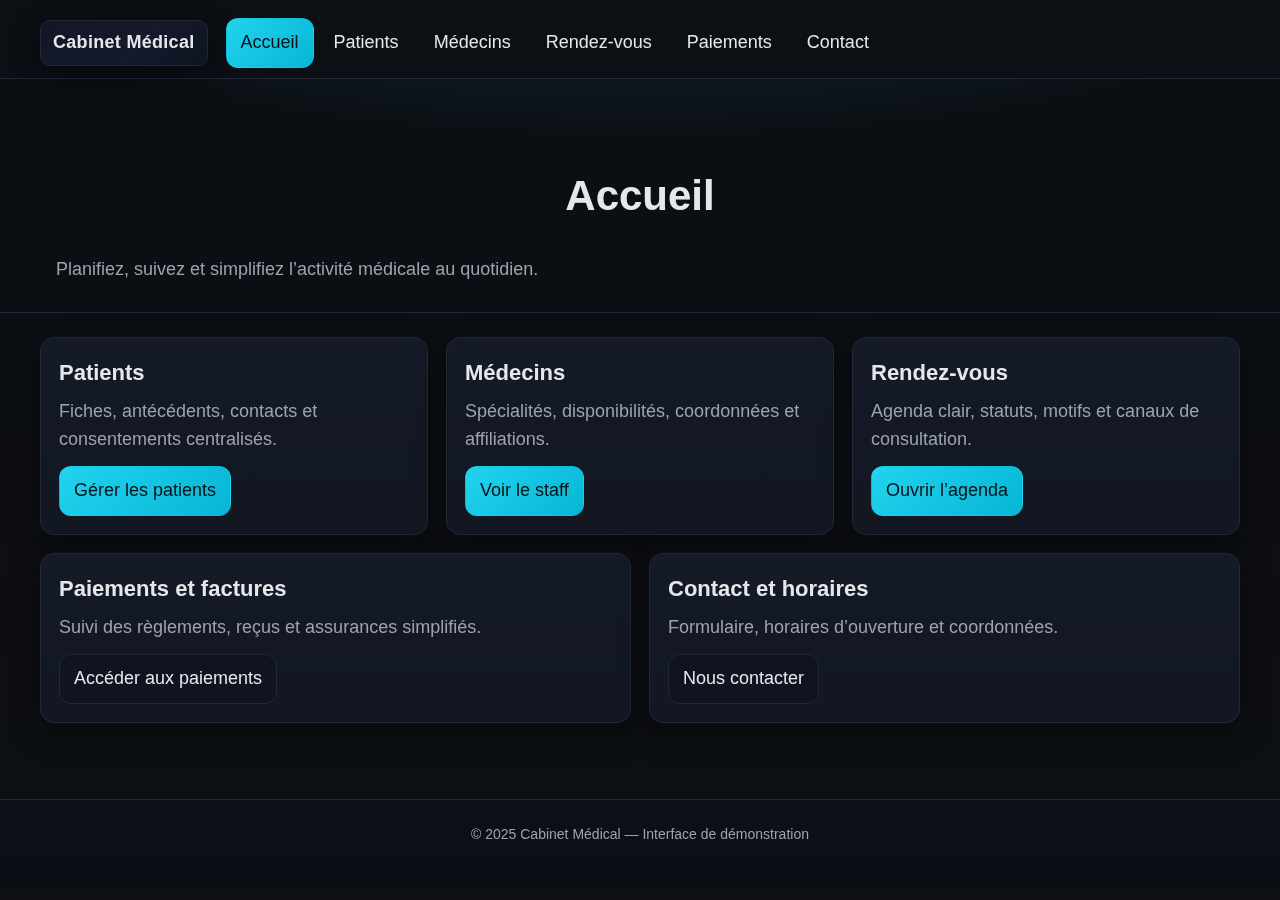
<file: index.html>
<!DOCTYPE html>
<html lang="fr">
<head>
  <meta charset="utf-8">
  <meta name="viewport" content="width=device-width,initial-scale=1">
  <title>Cabinet Médical — Accueil</title>
  <link rel="stylesheet" href="style.css">
</head>
<body>
  <header class="header">
    <div class="container nav">
      <div class="brand">Cabinet Médical</div>
      <nav class="spacer">
        <a href="index.html" class="active">Accueil</a>
        <a href="patients.html">Patients</a>
        <a href="medecins.html">Médecins</a>
        <a href="rendezvous.html">Rendez-vous</a>
        <a href="paiements.html">Paiements</a>
        <a href="contact.html">Contact</a>
      </nav>
    </div>
  </header>

  <section class="hero">
    <div class="container">
      <h1>Accueil</h1>
      <p>Planifiez, suivez et simplifiez l’activité médicale au quotidien.</p>
    </div>
  </section>

  <main class="container section">
    <div class="grid">
      <div class="col-4">
        <div class="card">
          <h3>Patients</h3>
          <p>Fiches, antécédents, contacts et consentements centralisés.</p>
          <p style="margin-top:12px;"><a class="btn primary" href="patients.html">Gérer les patients</a></p>
        </div>
      </div>
      <div class="col-4">
        <div class="card">
          <h3>Médecins</h3>
          <p>Spécialités, disponibilités, coordonnées et affiliations.</p>
          <p style="margin-top:12px;"><a class="btn primary" href="medecins.html">Voir le staff</a></p>
        </div>
      </div>
      <div class="col-4">
        <div class="card">
          <h3>Rendez-vous</h3>
          <p>Agenda clair, statuts, motifs et canaux de consultation.</p>
          <p style="margin-top:12px;"><a class="btn primary" href="rendezvous.html">Ouvrir l’agenda</a></p>
        </div>
      </div>

      <div class="col-6">
        <div class="card">
          <h3>Paiements et factures</h3>
          <p>Suivi des règlements, reçus et assurances simplifiés.</p>
          <p style="margin-top:12px;"><a class="btn" href="paiements.html">Accéder aux paiements</a></p>
        </div>
      </div>

      <div class="col-6">
        <div class="card">
          <h3>Contact et horaires</h3>
          <p>Formulaire, horaires d’ouverture et coordonnées.</p>
          <p style="margin-top:12px;"><a class="btn" href="contact.html">Nous contacter</a></p>
        </div>
      </div>
    </div>
  </main>

  <footer class="footer">© 2025 Cabinet Médical — Interface de démonstration</footer>
</body>
</html>
</file>
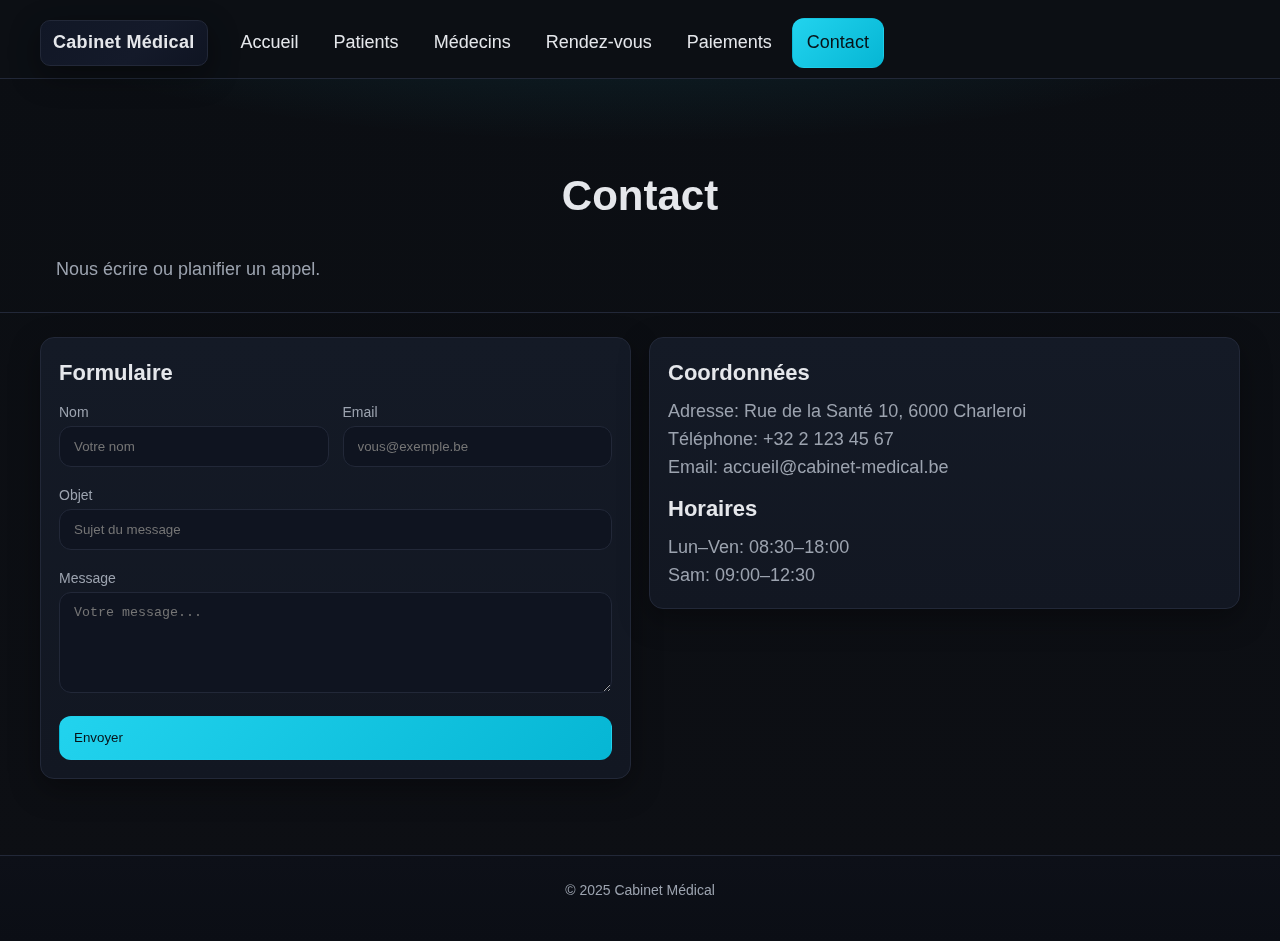
<file: contact.html>
<!DOCTYPE html>
<html lang="fr">
<head>
  <meta charset="utf-8">
  <meta name="viewport" content="width=device-width,initial-scale=1">
  <title>Cabinet Médical — Contact</title>
  <link rel="stylesheet" href="style.css">
</head>
<body>
<header class="header">
  <div class="container nav">
    <div class="brand">Cabinet Médical</div>
    <nav class="spacer">
      <a href="index.html">Accueil</a>
      <a href="patients.html">Patients</a>
      <a href="medecins.html">Médecins</a>
      <a href="rendezvous.html">Rendez-vous</a>
      <a href="paiements.html">Paiements</a>
      <a href="contact.html" class="active">Contact</a>
    </nav>
  </div>
</header>

<section class="hero">
  <div class="container">
    <h1>Contact</h1>
    <p>Nous écrire ou planifier un appel.</p>
  </div>
</section>

<main class="container section">
  <div class="grid">
    <div class="col-6">
      <div class="card">
        <h3>Formulaire</h3>
        <form class="form" action="#" method="post">
          <div class="row">
            <div class="span-6"><label>Nom</label><input class="input" type="text" placeholder="Votre nom" required></div>
            <div class="span-6"><label>Email</label><input class="input" type="email" placeholder="vous@exemple.be" required></div>
            <div class="span-12"><label>Objet</label><input class="input" type="text" placeholder="Sujet du message" required></div>
            <div class="span-12"><label>Message</label><textarea class="input" rows="5" placeholder="Votre message..." required></textarea></div>
          </div>
          <button class="btn primary" type="submit">Envoyer</button>
        </form>
      </div>
    </div>

    <div class="col-6">
      <div class="card">
        <h3>Coordonnées</h3>
        <p>Adresse: Rue de la Santé 10, 6000 Charleroi</p>
        <p>Téléphone: +32 2 123 45 67</p>
        <p>Email: accueil@cabinet-medical.be</p>
        <div style="height:10px"></div>
        <h3>Horaires</h3>
        <p>Lun–Ven: 08:30–18:00</p>
        <p>Sam: 09:00–12:30</p>
      </div>
    </div>
  </div>
</main>

<footer class="footer">© 2025 Cabinet Médical</footer>
</body>
</html>
</file>
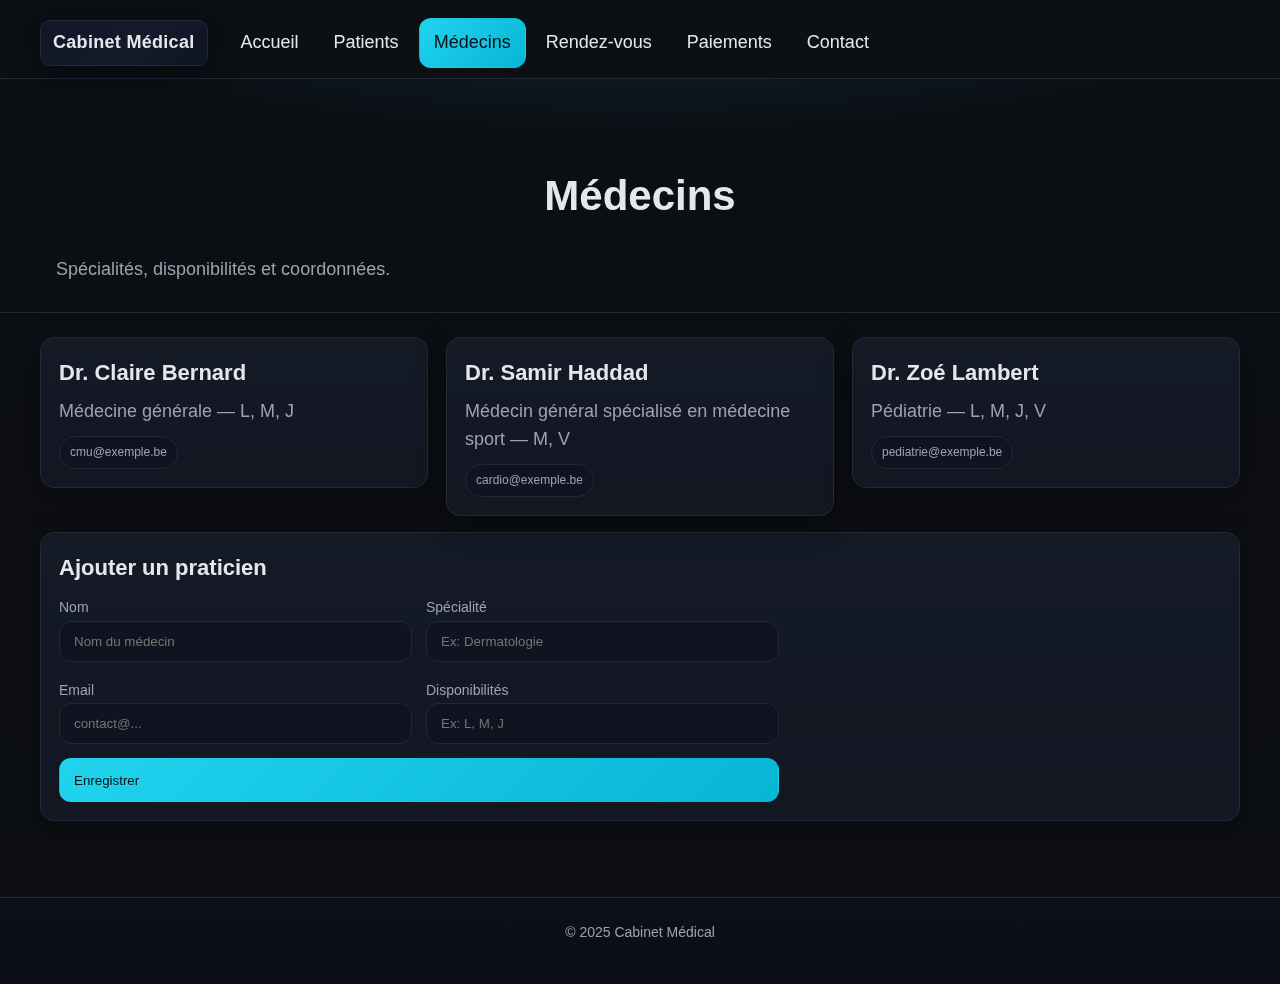
<file: medecins.html>
<!DOCTYPE html>
<html lang="fr">
<head>
  <meta charset="utf-8">
  <meta name="viewport" content="width=device-width,initial-scale=1">
  <title>Cabinet Médical — Médecins</title>
  <link rel="stylesheet" href="style.css">
</head>
<body>
<header class="header">
  <div class="container nav">
    <div class="brand">Cabinet Médical</div>
    <nav class="spacer">
      <a href="index.html">Accueil</a>
      <a href="patients.html">Patients</a>
      <a href="medecins.html" class="active">Médecins</a>
      <a href="rendezvous.html">Rendez-vous</a>
      <a href="paiements.html">Paiements</a>
      <a href="contact.html">Contact</a>
    </nav>
  </div>
</header>

<section class="hero">
  <div class="container">
    <h1>Médecins</h1>
    <p>Spécialités, disponibilités et coordonnées.</p>
  </div>
</section>

<main class="container section">
  <div class="grid">
    <div class="col-4"><div class="card"><h3>Dr. Claire Bernard</h3><p>Médecine générale — L, M, J</p><p class="tag" style="margin-top:10px;">cmu@exemple.be</p></div></div>
    <div class="col-4"><div class="card"><h3>Dr. Samir Haddad</h3><p>Médecin général spécialisé en médecine sport — M, V</p><p class="tag" style="margin-top:10px;">cardio@exemple.be</p></div></div>
    <div class="col-4"><div class="card"><h3>Dr. Zoé Lambert</h3><p>Pédiatrie — L, M, J, V</p><p class="tag" style="margin-top:10px;">pediatrie@exemple.be</p></div></div>
  </div>

  <div style="height:16px"></div>

  <div class="card">
    <h3>Ajouter un praticien</h3>
    <form class="form" action="#" method="post">
      <div class="row">
        <div class="span-6"><label>Nom</label><input class="input" type="text" placeholder="Nom du médecin"></div>
        <div class="span-6"><label>Spécialité</label><input class="input" type="text" placeholder="Ex: Dermatologie"></div>
        <div class="span-6"><label>Email</label><input class="input" type="email" placeholder="contact@..."></div>
        <div class="span-6"><label>Disponibilités</label><input class="input" type="text" placeholder="Ex: L, M, J"></div>
      </div>
      <button class="btn primary" type="submit">Enregistrer</button>
    </form>
  </div>
</main>

<footer class="footer">© 2025 Cabinet Médical</footer>
</body>
</html>
</file>
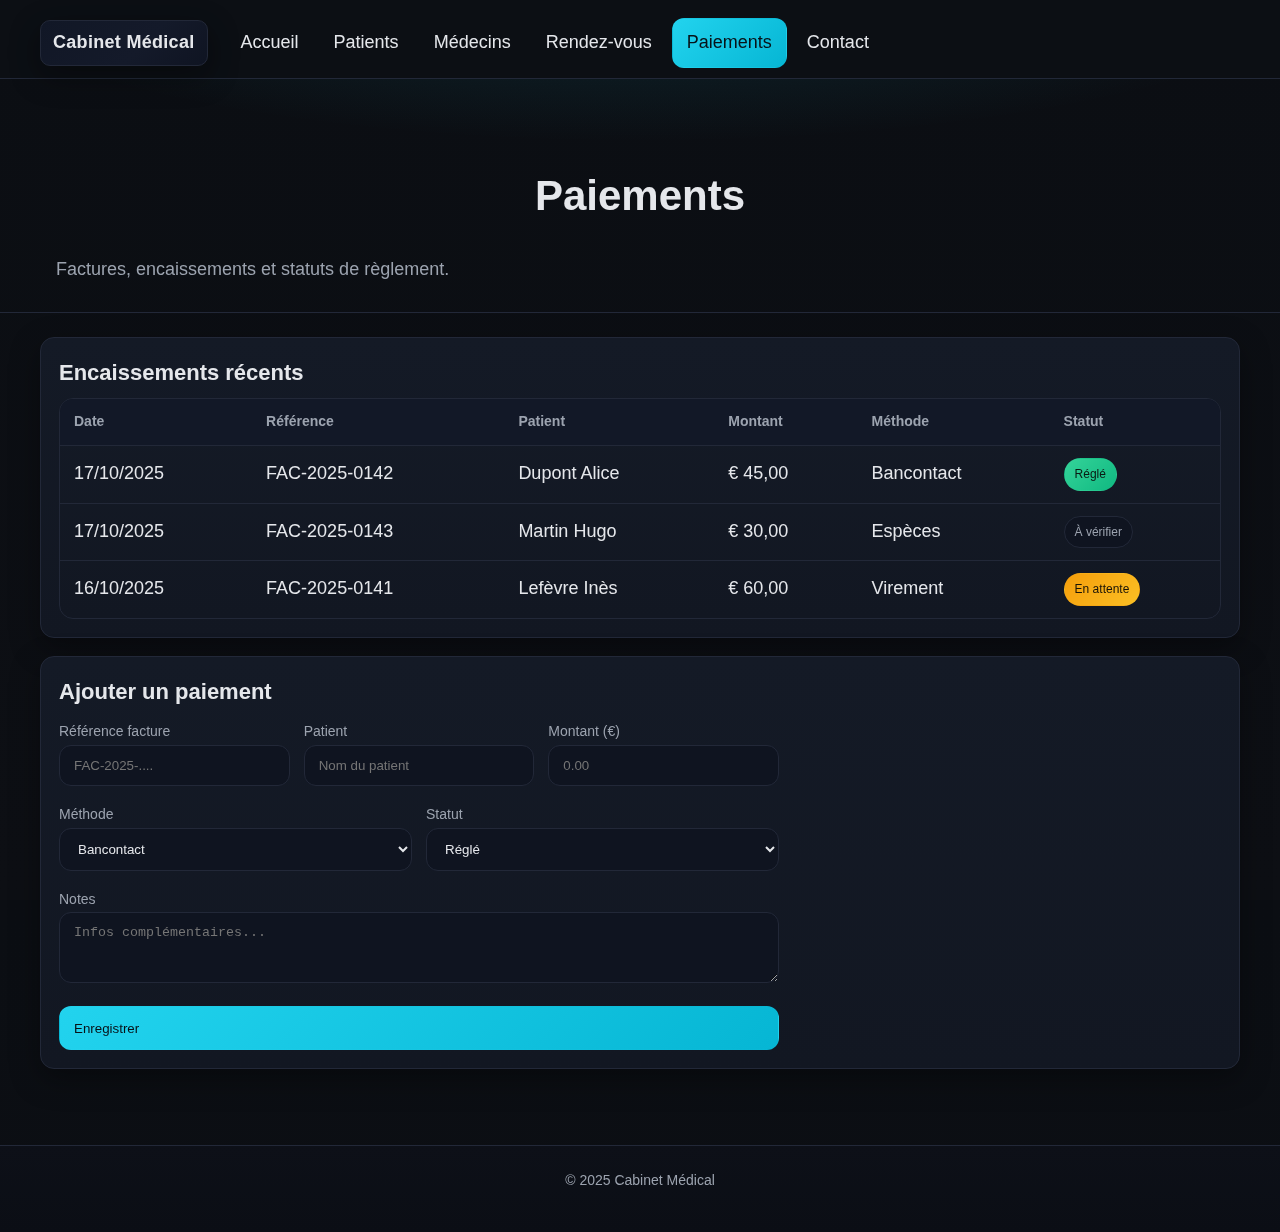
<file: paiements.html>
<!DOCTYPE html>
<html lang="fr">
<head>
  <meta charset="utf-8">
  <meta name="viewport" content="width=device-width,initial-scale=1">
  <title>Cabinet Médical — Paiements</title>
  <link rel="stylesheet" href="style.css">
</head>
<body>
<header class="header">
  <div class="container nav">
    <div class="brand">Cabinet Médical</div>
    <nav class="spacer">
      <a href="index.html">Accueil</a>
      <a href="patients.html">Patients</a>
      <a href="medecins.html">Médecins</a>
      <a href="rendezvous.html">Rendez-vous</a>
      <a href="paiements.html" class="active">Paiements</a>
      <a href="contact.html">Contact</a>
    </nav>
  </div>
</header>

<section class="hero">
  <div class="container">
    <h1>Paiements</h1>
    <p>Factures, encaissements et statuts de règlement.</p>
  </div>
</section>

<main class="container section">
  <div class="grid">
    <div class="col-12">
      <div class="card table-wrap">
        <h3>Encaissements récents</h3>
        <table class="table">
          <thead><tr><th>Date</th><th>Référence</th><th>Patient</th><th>Montant</th><th>Méthode</th><th>Statut</th></tr></thead>
          <tbody>
            <tr><td>17/10/2025</td><td>FAC-2025-0142</td><td>Dupont Alice</td><td>€ 45,00</td><td>Bancontact</td><td><span class="tag success">Réglé</span></td></tr>
            <tr><td>17/10/2025</td><td>FAC-2025-0143</td><td>Martin Hugo</td><td>€ 30,00</td><td>Espèces</td><td><span class="tag">À vérifier</span></td></tr>
            <tr><td>16/10/2025</td><td>FAC-2025-0141</td><td>Lefèvre Inès</td><td>€ 60,00</td><td>Virement</td><td><span class="tag warn">En attente</span></td></tr>
          </tbody>
        </table>
      </div>
    </div>

    <div class="col-12">
      <div class="card">
        <h3>Ajouter un paiement</h3>
        <form class="form" action="#" method="post">
          <div class="row">
            <div class="span-4"><label>Référence facture</label><input class="input" type="text" placeholder="FAC-2025-...."></div>
            <div class="span-4"><label>Patient</label><input class="input" type="text" placeholder="Nom du patient"></div>
            <div class="span-4"><label>Montant (€)</label><input class="input" type="number" step="0.01" placeholder="0.00"></div>
            <div class="span-6"><label>Méthode</label>
              <select><option>Bancontact</option><option>Carte</option><option>Virement</option><option>Espèces</option></select>
            </div>
            <div class="span-6"><label>Statut</label>
              <select><option>Réglé</option><option>En attente</option><option>À vérifier</option></select>
            </div>
            <div class="span-12"><label>Notes</label><textarea class="input" rows="3" placeholder="Infos complémentaires..."></textarea></div>
          </div>
          <button class="btn primary" type="submit">Enregistrer</button>
        </form>
      </div>
    </div>
  </div>
</main>

<footer class="footer">© 2025 Cabinet Médical</footer>
</body>
</html>
</file>
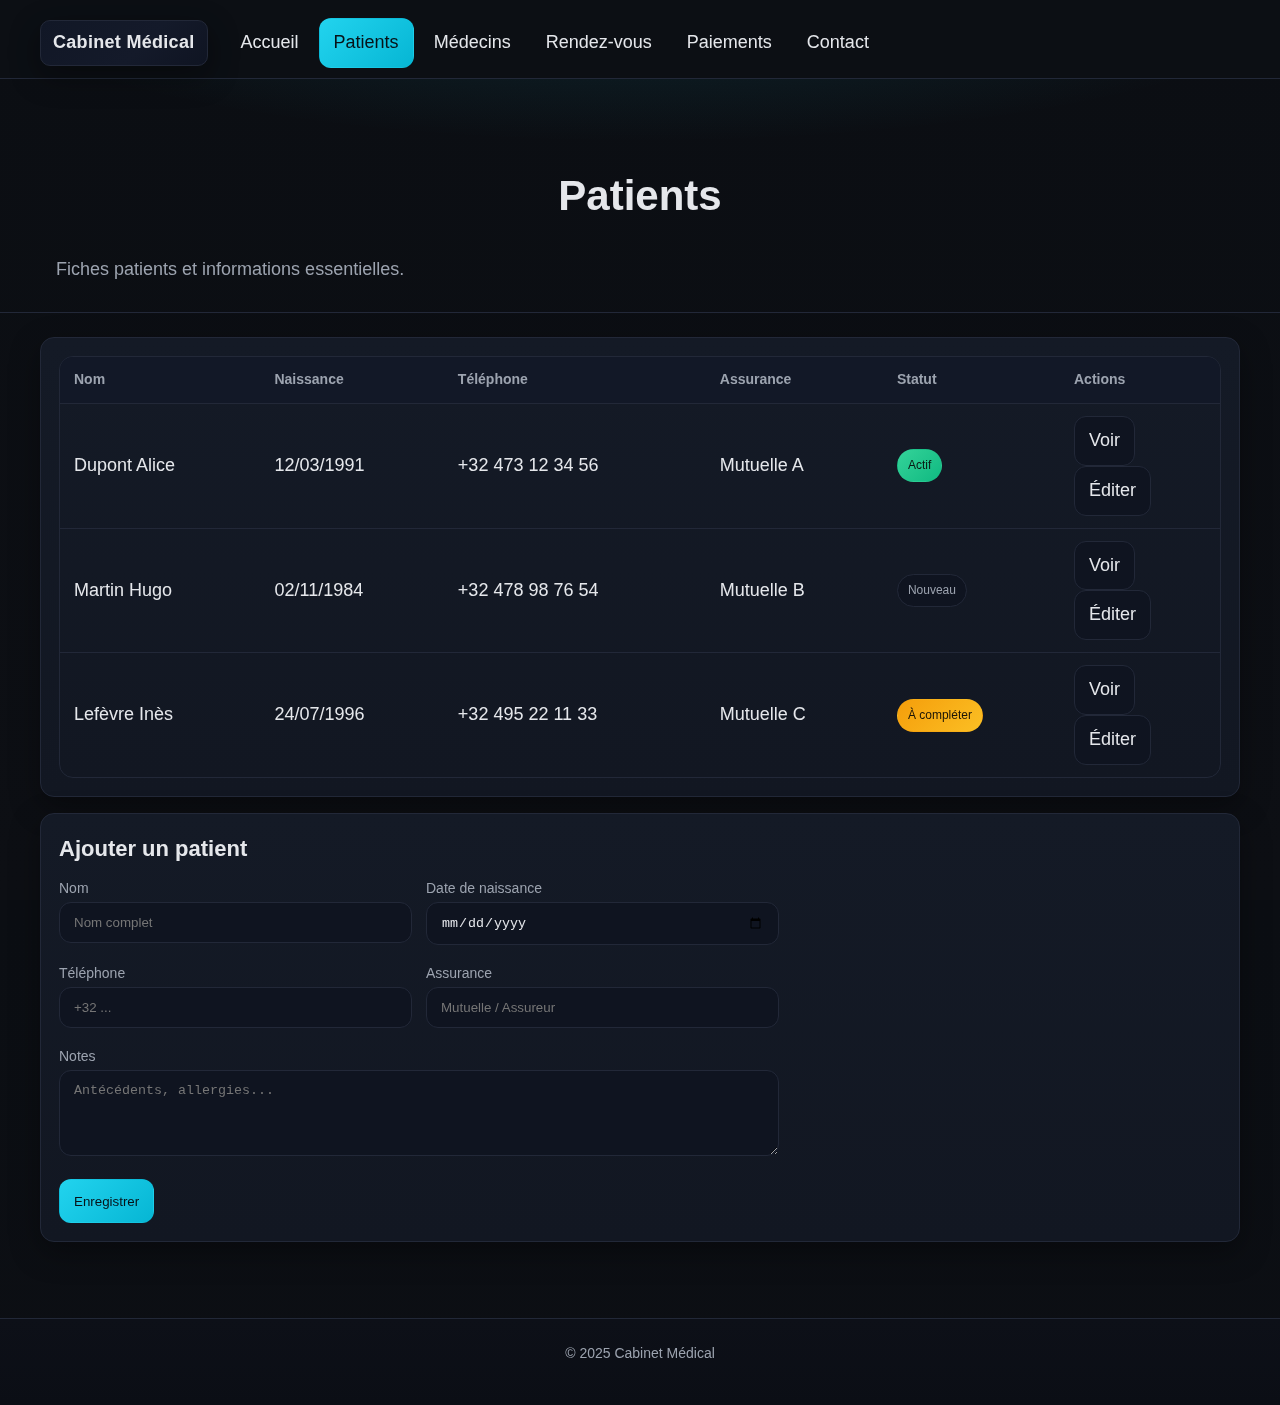
<file: patients.html>
<!DOCTYPE html>
<html lang="fr">
<head>
  <meta charset="utf-8">
  <meta name="viewport" content="width=device-width,initial-scale=1">
  <title>Cabinet Médical — Patients</title>
  <link rel="stylesheet" href="style.css">
</head>
<body>
<header class="header">
  <div class="container nav">
    <div class="brand">Cabinet Médical</div>
    <nav class="spacer">
      <a href="index.html">Accueil</a>
      <a href="patients.html" class="active">Patients</a>
      <a href="medecins.html">Médecins</a>
      <a href="rendezvous.html">Rendez-vous</a>
      <a href="paiements.html">Paiements</a>
      <a href="contact.html">Contact</a>
    </nav>
  </div>
</header>

<section class="hero">
  <div class="container">
    <h1>Patients</h1>
    <p>Fiches patients et informations essentielles.</p>
  </div>
</section>

<main class="container section">
  <div class="card table-wrap">
    <table class="table">
      <thead>
        <tr>
          <th>Nom</th><th>Naissance</th><th>Téléphone</th><th>Assurance</th><th>Statut</th><th style="width:160px;">Actions</th>
        </tr>
      </thead>
      <tbody>
        <tr>
          <td>Dupont Alice</td><td>12/03/1991</td><td>+32 473 12 34 56</td><td>Mutuelle A</td>
          <td><span class="tag success">Actif</span></td>
          <td><a class="btn" href="#">Voir</a> <a class="btn" href="#">Éditer</a></td>
        </tr>
        <tr>
          <td>Martin Hugo</td><td>02/11/1984</td><td>+32 478 98 76 54</td><td>Mutuelle B</td>
          <td><span class="tag">Nouveau</span></td>
          <td><a class="btn" href="#">Voir</a> <a class="btn" href="#">Éditer</a></td>
        </tr>
        <tr>
          <td>Lefèvre Inès</td><td>24/07/1996</td><td>+32 495 22 11 33</td><td>Mutuelle C</td>
          <td><span class="tag warn">À compléter</span></td>
          <td><a class="btn" href="#">Voir</a> <a class="btn" href="#">Éditer</a></td>
        </tr>
      </tbody>
    </table>
  </div>

  <div style="height:16px"></div>

  <div class="card">
    <h3>Ajouter un patient</h3>
    <form class="form" action="#" method="post">
      <div class="row">
        <div class="span-6">
          <label>Nom</label>
          <input class="input" type="text" placeholder="Nom complet">
        </div>
        <div class="span-6">
          <label>Date de naissance</label>
          <input class="input" type="date">
        </div>
        <div class="span-6">
          <label>Téléphone</label>
          <input class="input" type="tel" placeholder="+32 ...">
        </div>
        <div class="span-6">
          <label>Assurance</label>
          <input class="input" type="text" placeholder="Mutuelle / Assureur">
        </div>
        <div class="span-12">
          <label>Notes</label>
          <textarea class="input" rows="4" placeholder="Antécédents, allergies..."></textarea>
        </div>
      </div>
      <div><button class="btn primary" type="submit">Enregistrer</button></div>
    </form>
  </div>
</main>

<footer class="footer">© 2025 Cabinet Médical</footer>
</body>
</html>
</file>
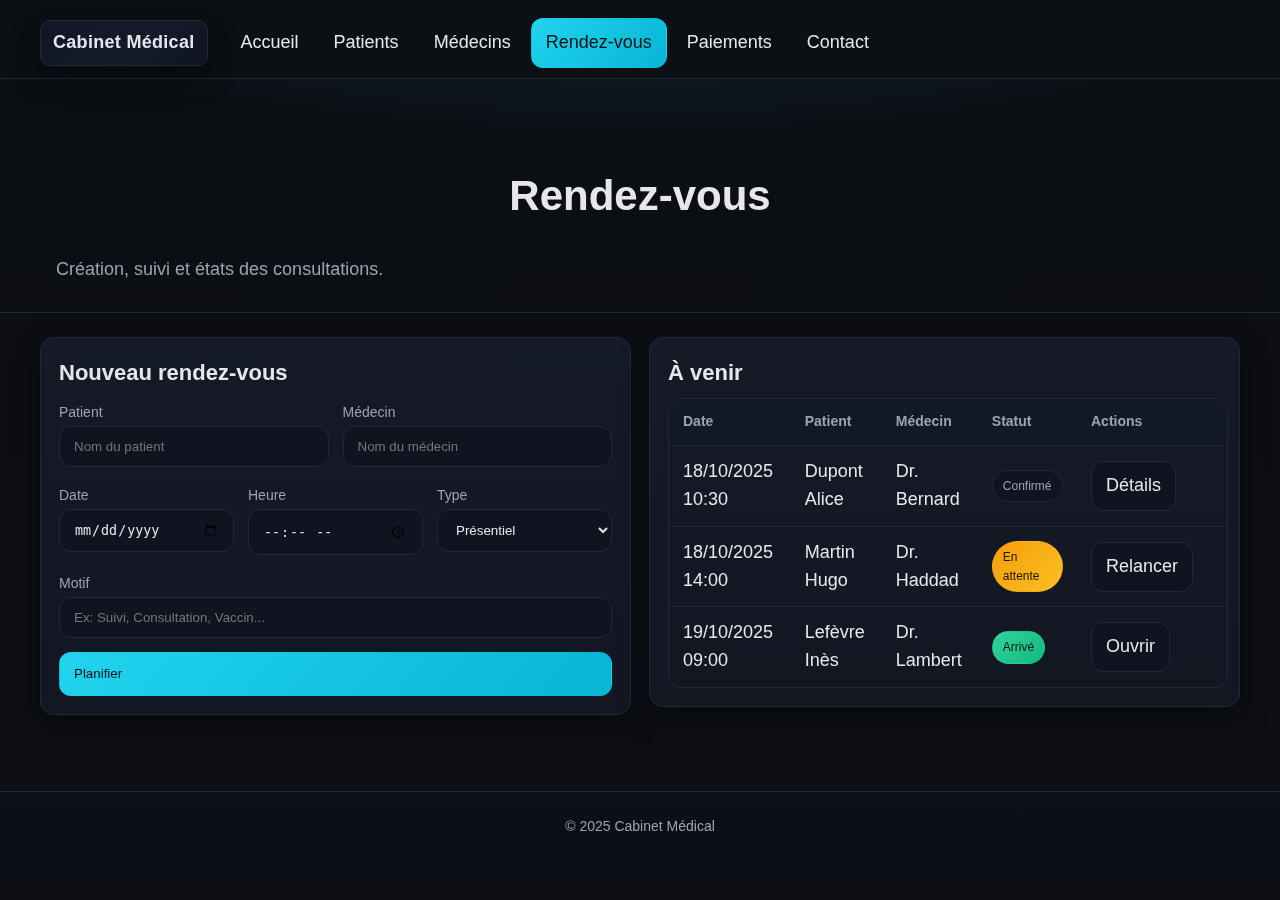
<file: rendezvous.html>
<!DOCTYPE html>
<html lang="fr">
<head>
  <meta charset="utf-8">
  <meta name="viewport" content="width=device-width,initial-scale=1">
  <title>Cabinet Médical — Rendez-vous</title>
  <link rel="stylesheet" href="style.css">
</head>
<body>
<header class="header">
  <div class="container nav">
    <div class="brand">Cabinet Médical</div>
    <nav class="spacer">
      <a href="index.html">Accueil</a>
      <a href="patients.html">Patients</a>
      <a href="medecins.html">Médecins</a>
      <a href="rendezvous.html" class="active">Rendez-vous</a>
      <a href="paiements.html">Paiements</a>
      <a href="contact.html">Contact</a>
    </nav>
  </div>
</header>

<section class="hero">
  <div class="container">
    <h1>Rendez-vous</h1>
    <p>Création, suivi et états des consultations.</p>
  </div>
</section>

<main class="container section">
  <div class="grid">
    <div class="col-6">
      <div class="card">
        <h3>Nouveau rendez-vous</h3>
        <form class="form" action="#" method="post">
          <div class="row">
            <div class="span-6"><label>Patient</label><input class="input" type="text" placeholder="Nom du patient"></div>
            <div class="span-6"><label>Médecin</label><input class="input" type="text" placeholder="Nom du médecin"></div>
            <div class="span-4"><label>Date</label><input class="input" type="date"></div>
            <div class="span-4"><label>Heure</label><input class="input" type="time"></div>
            <div class="span-4"><label>Type</label>
              <select><option>Présentiel</option><option>Téléconsultation</option></select>
            </div>
            <div class="span-12"><label>Motif</label><input class="input" type="text" placeholder="Ex: Suivi, Consultation, Vaccin..."></div>
          </div>
          <button class="btn primary" type="submit">Planifier</button>
        </form>
      </div>
    </div>

    <div class="col-6">
      <div class="card table-wrap">
        <h3>À venir</h3>
        <table class="table">
          <thead><tr><th>Date</th><th>Patient</th><th>Médecin</th><th>Statut</th><th style="width:150px;">Actions</th></tr></thead>
          <tbody>
            <tr><td>18/10/2025 10:30</td><td>Dupont Alice</td><td>Dr. Bernard</td><td><span class="tag">Confirmé</span></td><td><a class="btn" href="#">Détails</a></td></tr>
            <tr><td>18/10/2025 14:00</td><td>Martin Hugo</td><td>Dr. Haddad</td><td><span class="tag warn">En attente</span></td><td><a class="btn" href="#">Relancer</a></td></tr>
            <tr><td>19/10/2025 09:00</td><td>Lefèvre Inès</td><td>Dr. Lambert</td><td><span class="tag success">Arrivé</span></td><td><a class="btn" href="#">Ouvrir</a></td></tr>
          </tbody>
        </table>
      </div>
    </div>
  </div>
</main>

<footer class="footer">© 2025 Cabinet Médical</footer>
</body>
</html>
</file>
<file: style.css>
/* ========== Thème et variables ========== */
:root{
  --bg:#0d0f14;
  --surface:#12151c;
  --card:#171b24;
  --border:#222838;
  --text:#e5e7eb;
  --muted:#9ca3af;
  --primary:#22d3ee;
  --primary-600:#06b6d4;
  --success:#34d399;
  --warning:#f59e0b;
  --danger:#ef4444;
  --shadow:0 10px 30px rgba(0,0,0,.35);
  --radius:14px;
}

/* ========== Base ========== */
*{ box-sizing: border-box }
html,body{ height:100% }
body{
  margin:0;
  font-family:-apple-system,BlinkMacSystemFont,"Segoe UI",Roboto,Ubuntu,"Helvetica Neue",Arial,"Noto Sans";
  background: linear-gradient(180deg,#0b0e13 0%,#0d0f14 100%);
  color:var(--text);
  line-height:1.55;
  -webkit-text-size-adjust:100%;
}

/* Typo fluide avec clamp() */
h1{ font-size: clamp(28px,6vw,42px) }
h2{ font-size: clamp(22px,4.5vw,32px) }
h3{ font-size: clamp(18px,3.5vw,22px) }
body{ font-size: clamp(16px,2vw,18px) }

/* Images fluides */
img{ max-width:100%; height:auto; display:block }

/* Respect des préférences utilisateur */
@media (prefers-reduced-motion: reduce){
  *{ animation:none !important; transition:none !important }
}

/* ========== Layout responsive ========== */
.container{
  width:100%;
  max-width:680px;
  margin:0 auto;
  padding:0 16px;
}

/* Grille mobile: 1 colonne, étendue ensuite */
.grid{ display:grid; grid-template-columns:1fr; gap:16px }
.col-12{ grid-column:1 / -1 }
.col-6, .col-4{ grid-column:1 / -1 }

/* Header sticky + safe areas */
.header{
  position:sticky; top:0; z-index:50;
  background:rgba(13,15,20,.7);
  backdrop-filter:saturate(140%) blur(10px);
  border-bottom:1px solid var(--border);
  padding-top: calc(8px + env(safe-area-inset-top, 0px));
}

/* Navigation */
.nav{ display:flex; align-items:center; gap:8px; padding:10px 0; flex-wrap:wrap }
.brand{
  font-weight:700; letter-spacing:.3px; padding:8px 12px; border-radius:10px;
  background:linear-gradient(135deg,#111726,#141a2a 60%,#0f1422);
  border:1px solid var(--border); box-shadow:var(--shadow)
}
.spacer{ flex:1 1 100% } /* nav passe sur 2 lignes sur mobile */
.nav a{
  color:var(--text); text-decoration:none; padding:10px 14px; border-radius:12px;
  transition:.2s ease; border:1px solid transparent; min-height:44px; display:inline-flex; align-items:center
}
.nav a:hover{ background:rgba(255,255,255,.05); border-color:var(--border) }
.nav a.active{
  color:#071218; background:linear-gradient(135deg,var(--primary),var(--primary-600)); border-color:transparent
}

/* Hero */
.hero{
  padding:56px 0 28px;
  border-bottom:1px solid var(--border);
  background: radial-gradient(1200px 300px at 50% -50%, rgba(34,211,238,.15), transparent 60%);
}
.hero p{ color:var(--muted); margin:0 }

.hero h1 { text-align: center; }


/* Sections & cartes */
.section{ padding:24px 0 36px }
.card{
  background:linear-gradient(180deg,#141a26,#121722);
  border:1px solid var(--border);
  border-radius:var(--radius);
  box-shadow:var(--shadow);
  padding:18px;
}
.card h3{ margin:0 0 8px }
.card p{ margin:0; color:var(--muted) }

/* Boutons (cibles tactiles ≥44px) */
.btn{
  display:inline-flex; align-items:center; gap:8px;
  padding:10px 14px; border-radius:12px; border:1px solid var(--border);
  color:var(--text); background:#0f1420; text-decoration:none; transition:.2s ease;
  min-height:44px; min-width:44px;
}
.btn:hover{ background:#12192a }
.btn.primary{ color:#071218; border-color:transparent; background:linear-gradient(135deg,var(--primary),var(--primary-600)) }

/* Tags */
.tag{
  display:inline-flex; align-items:center; gap:8px;
  padding:6px 10px; border-radius:999px; font-size:12px;
  border:1px solid var(--border); color:var(--muted); background:#0f1420;
}
.tag.success{ color:#0b1a13; background:linear-gradient(135deg,#34d399,#10b981); border-color:transparent }
.tag.warn{ color:#1a1407; background:linear-gradient(135deg,#f59e0b,#fbbf24); border-color:transparent }
.tag.danger{ color:#1a0b0b; background:linear-gradient(135deg,#ef4444,#f87171); border-color:transparent }

/* Tables: wrapper pour scroll horizontal sur mobile */
.table-wrap{ overflow-x:auto; -webkit-overflow-scrolling:touch }
.table{
  min-width:560px; width:100%; border-collapse:separate; border-spacing:0;
  background:linear-gradient(180deg,#141a26,#121722);
  border:1px solid var(--border); border-radius:14px; overflow:hidden
}
.table th, .table td{ text-align:left; padding:12px 14px; border-bottom:1px solid var(--border) }
.table th{ font-size:14px; color:var(--muted); background:#121827 }
.table tr:last-child td{ border-bottom:none }
.table tr:hover td{ background:rgba(255,255,255,.03) }

/* Formulaires: grille fluide */
.form{ display:grid; gap:14px; max-width:720px }
label{ font-size:14px; color:var(--muted) }
.input, select, textarea{
  width:100%; padding:12px 14px; color:var(--text); background:#0f1420;
  border:1px solid var(--border); border-radius:12px; outline:none; transition:.15s ease
}
.input:focus, select:focus, textarea:focus{
  border-color: var(--primary);
  box-shadow: 0 0 0 3px rgba(34,211,238,.15)
}
.row{ display:grid; gap:14px; grid-template-columns:1fr }
.row .span-6, .row .span-4, .row .span-3, .row .span-12{ grid-column:1 / -1 }

/* Footer + safe areas */
.footer{
  margin-top:40px; padding:24px 0 calc(40px + env(safe-area-inset-bottom, 0px));
  color:var(--muted); border-top:1px solid var(--border);
  background:linear-gradient(180deg,#0d1018,#0b0e15); text-align:center; font-size:14px;
}

/* ========== Media queries (mobile‑first) ========== */
@media (min-width: 768px){ /* Tablette */
  .container{ max-width:920px }
  .grid{ grid-template-columns: repeat(12, 1fr); gap:18px }
  .col-6{ grid-column: span 6 }
  .col-4{ grid-column: span 4 }
  .spacer{ flex:1 }         /* nav redevient en ligne */
  .nav{ flex-wrap:nowrap; gap:18px }
  .row{ grid-template-columns: repeat(12, 1fr) }
  .row .span-6{ grid-column: span 6 }
  .row .span-4{ grid-column: span 4 }
  .row .span-3{ grid-column: span 3 }
  .row .span-12{ grid-column: 1 / -1 }
}

@media (min-width: 1200px){ /* Desktop */
  .container{ max-width:1200px }
}

@media (max-width: 768px) {
  .nav {
    justify-content: space-between;
    gap: 8px;                      
  }
  .nav a {
    flex-grow: 1;            
    padding: 8px 10px;     
    font-size: 14px;         
    text-align: center;      
    white-space: nowrap;    
    overflow: hidden;       
    text-overflow: ellipsis;
  }
}
</file>
